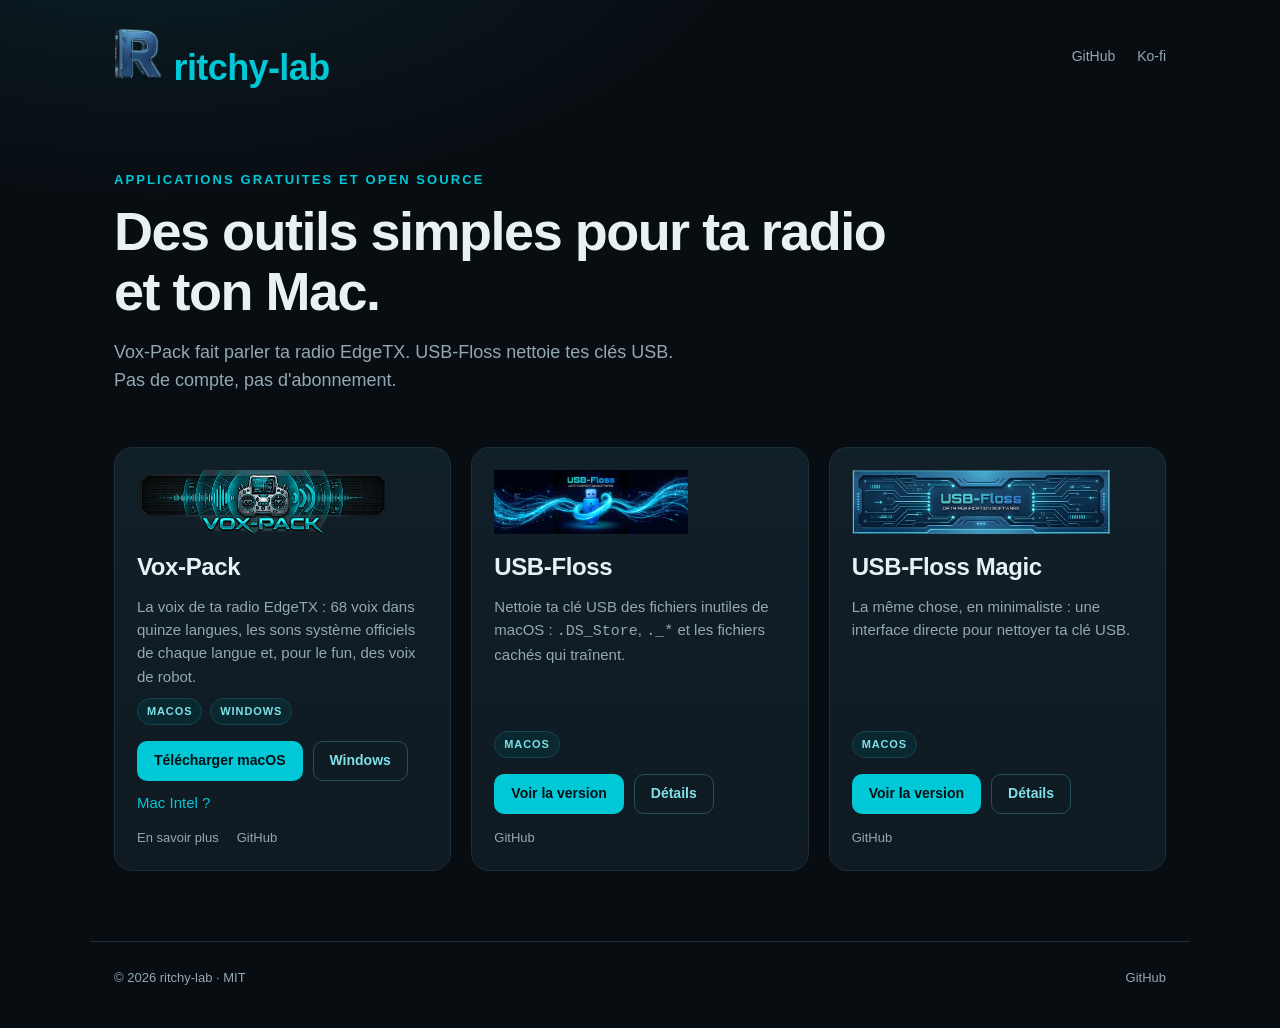
<file: index.html>
<!doctype html>
<html lang="fr">
<head>
  <meta charset="utf-8">
  <meta name="viewport" content="width=device-width, initial-scale=1">
  <title>ritchy-lab — des applications pour EdgeTX et macOS</title>
  <meta name="description" content="Vox-Pack, USB-Floss et USB-Floss Magic : des applications gratuites et open source pour ta radio EdgeTX et ton Mac.">
  <meta name="theme-color" content="#080d12">
  <link rel="icon" href="favicon.png" type="image/png">
  <link rel="canonical" href="https://ritchy-lab.github.io/">

  <meta property="og:type" content="website">
  <meta property="og:site_name" content="ritchy-lab">
  <meta property="og:title" content="ritchy-lab — des applications pour EdgeTX et macOS">
  <meta property="og:description" content="Vox-Pack, USB-Floss et USB-Floss Magic : des applications gratuites et open source pour ta radio EdgeTX et ton Mac.">
  <meta property="og:url" content="https://ritchy-lab.github.io/">
  <meta property="og:image" content="https://ritchy-lab.github.io/assets/hub-social.png">
  <meta property="og:image:width" content="1280">
  <meta property="og:image:height" content="640">
  <meta name="twitter:card" content="summary_large_image">
  <meta name="twitter:title" content="ritchy-lab — des applications pour EdgeTX et macOS">
  <meta name="twitter:description" content="Vox-Pack, USB-Floss et USB-Floss Magic : des applications gratuites et open source.">
  <meta name="twitter:image" content="https://ritchy-lab.github.io/assets/hub-social.png">

  <link rel="stylesheet" href="style.css">
</head>
<body>

<header class="site-header">
  <a class="brand" href="./" aria-label="ritchy-lab — accueil">
    <img class="brand-mark" src="assets/ritchy-lab-mark.png" alt="">
    <span>ritchy-lab</span>
  </a>
  <nav>
    <a href="https://github.com/ritchy-lab" target="_blank" rel="noopener">GitHub</a>
    <a href="https://ko-fi.com/ritchy_lab" target="_blank" rel="noopener">Ko-fi</a>
  </nav>
</header>

<main>
  <section class="hero">
    <p class="eyebrow">Applications gratuites et open source</p>
    <h1>Des outils simples pour ta radio et ton Mac.</h1>
    <p class="lead">
      Vox-Pack fait parler ta radio EdgeTX. USB-Floss nettoie tes clés USB.
      <br>
      Pas de compte, pas d'abonnement.
    </p>
  </section>

  <section class="grid" aria-label="Applications">

    <article class="card">
      <div class="card-logo">
        <img src="assets/vox-pack-banner.png" alt="Vox-Pack">
      </div>
      <h2>Vox-Pack</h2>
      <p>
        La voix de ta radio EdgeTX : 68 voix dans quinze langues, les sons
        système officiels de chaque langue et, pour le fun, des voix de robot.
      </p>
      <div class="badges">
        <span class="badge">macOS</span>
        <span class="badge">Windows</span>
      </div>
      <div class="actions">
        <a class="btn primary"
           href="https://github.com/ritchy-lab/Vox-Pack/releases/latest/download/Vox-Pack-Apple-Silicon.zip">
          Télécharger macOS
        </a>
        <a class="btn secondary"
           href="https://github.com/ritchy-lab/Vox-Pack/releases/latest/download/Vox-Pack-Setup.exe">
          Windows
        </a>
      </div>
      <p class="note">
        <a href="https://github.com/ritchy-lab/Vox-Pack/releases/latest/download/Vox-Pack-Intel.zip">Mac Intel ?</a>
      </p>
      <div class="links">
        <a href="vox-pack/index.html">En savoir plus</a>
        <a href="https://github.com/ritchy-lab/Vox-Pack" target="_blank" rel="noopener">GitHub</a>
      </div>
    </article>

    <article class="card">
      <div class="card-logo">
        <img src="assets/usb-floss-logo.png" alt="USB-Floss">
      </div>
      <h2>USB-Floss</h2>
      <p>
        Nettoie ta clé USB des fichiers inutiles de macOS : <code>.DS_Store</code>,
        <code>._*</code> et les fichiers cachés qui traînent.
      </p>
      <div class="badges">
        <span class="badge">macOS</span>
      </div>
      <div class="actions">
        <a class="btn primary"
           href="https://github.com/ritchy-lab/USB-Floss/releases/latest">
          Voir la version
        </a>
        <a class="btn secondary" href="usb-floss/index.html">Détails</a>
      </div>
      <div class="links">
        <a href="https://github.com/ritchy-lab/USB-Floss" target="_blank" rel="noopener">GitHub</a>
      </div>
    </article>

    <article class="card">
      <div class="card-logo">
        <img src="assets/usb-floss-magic-logo.png" alt="USB-Floss Magic">
      </div>
      <h2>USB-Floss Magic</h2>
      <p>
        La même chose, en minimaliste : une interface directe pour nettoyer
        ta clé USB.
      </p>
      <div class="badges">
        <span class="badge">macOS</span>
      </div>
      <div class="actions">
        <a class="btn primary"
           href="https://github.com/ritchy-lab/USB-Floss-Magic/releases/latest">
          Voir la version
        </a>
        <a class="btn secondary" href="usb-floss-magic/index.html">Détails</a>
      </div>
      <div class="links">
        <a href="https://github.com/ritchy-lab/USB-Floss-Magic" target="_blank" rel="noopener">GitHub</a>
      </div>
    </article>

  </section>
</main>

<footer class="site-footer">
  <p>© 2026 ritchy-lab · MIT</p>
  <p>
    <a href="https://github.com/ritchy-lab" target="_blank" rel="noopener">GitHub</a>
  </p>
</footer>

</body>
</html>
</file>
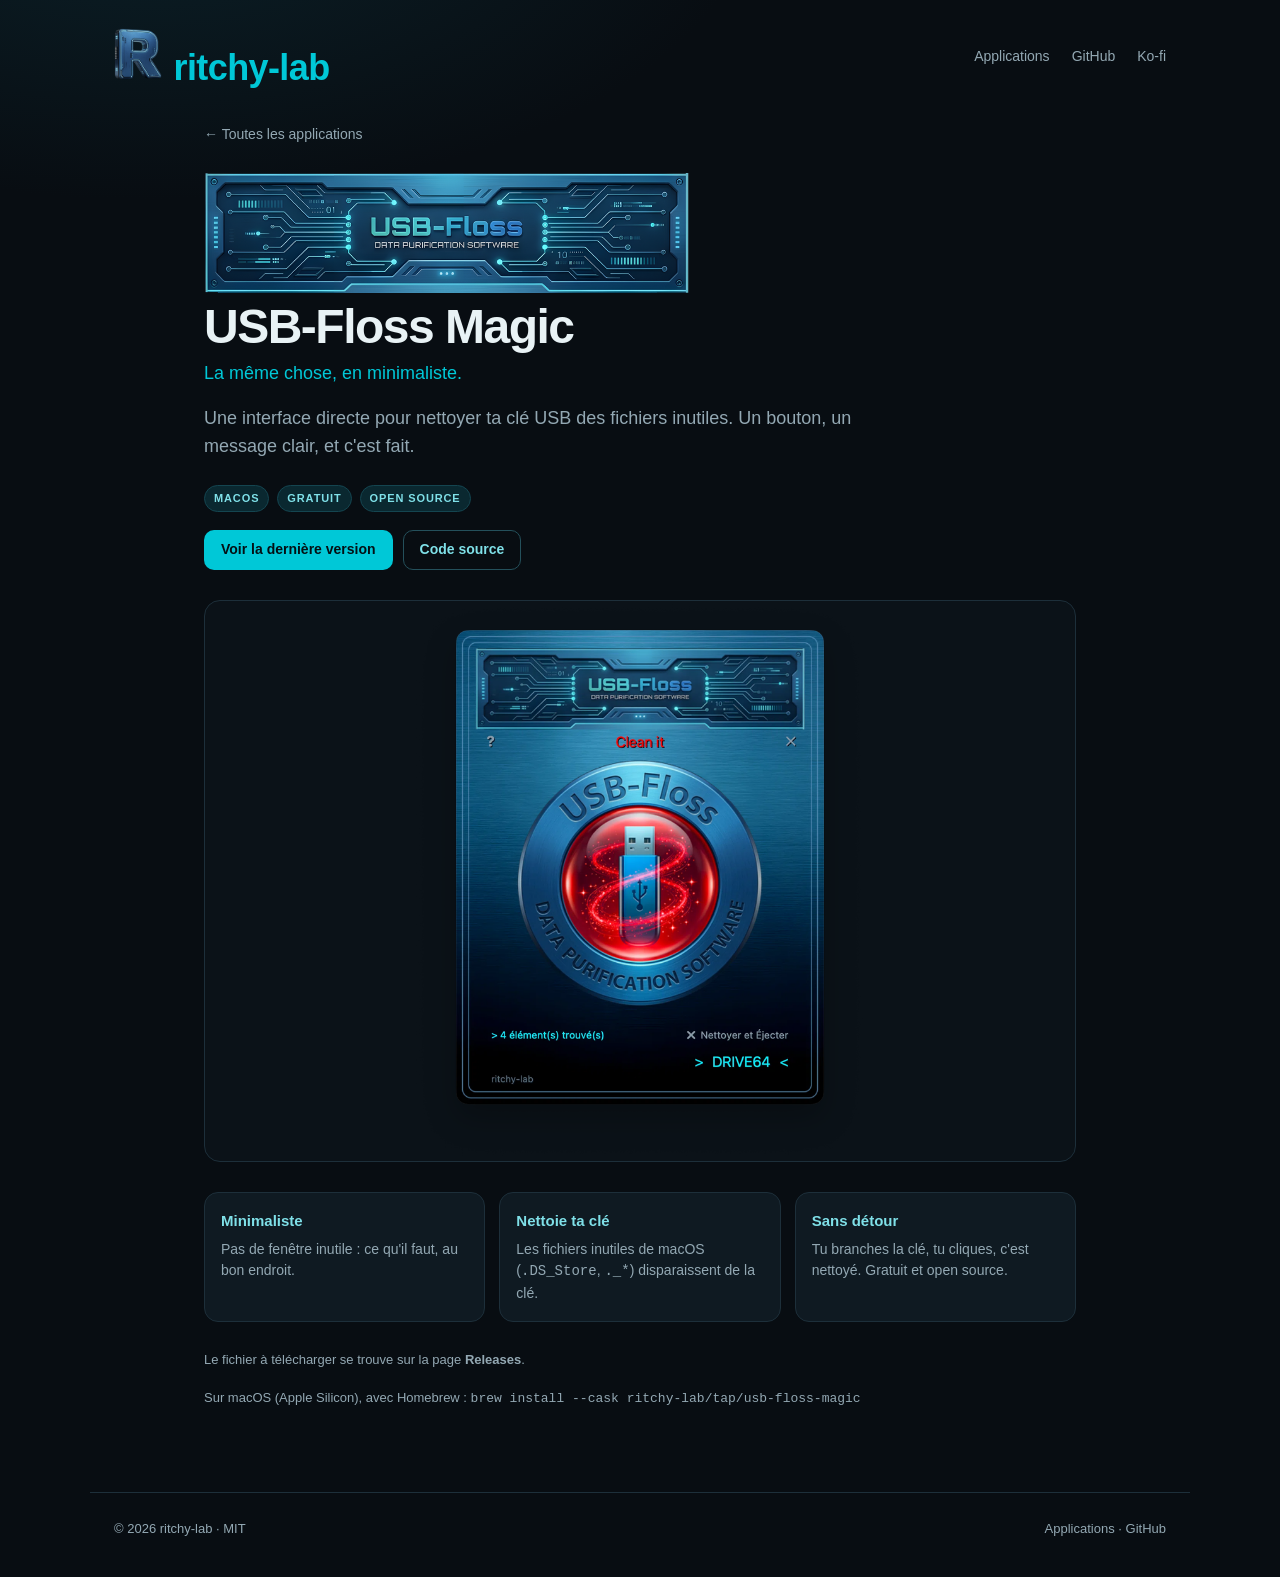
<file: usb-floss-magic/index.html>
<!doctype html>
<html lang="fr">
<head>
  <meta charset="utf-8">
  <meta name="viewport" content="width=device-width, initial-scale=1">
  <title>USB-Floss Magic — nettoie ta clé USB, en minimaliste</title>
  <meta name="description" content="USB-Floss Magic : l'interface minimaliste pour nettoyer ta clé USB des fichiers inutiles. macOS. Gratuit et open source.">
  <meta name="theme-color" content="#080d12">
  <link rel="icon" href="../favicon.png" type="image/png">
  <link rel="canonical" href="https://ritchy-lab.github.io/usb-floss-magic/">

  <meta property="og:type" content="website">
  <meta property="og:site_name" content="ritchy-lab">
  <meta property="og:title" content="USB-Floss Magic — nettoie ta clé USB, en minimaliste">
  <meta property="og:description" content="L'interface minimaliste pour nettoyer ta clé USB des fichiers inutiles. macOS. Gratuit et open source.">
  <meta property="og:url" content="https://ritchy-lab.github.io/usb-floss-magic/">
  <meta property="og:image" content="https://ritchy-lab.github.io/assets/usb-floss-magic-social.png">
  <meta property="og:image:width" content="1280">
  <meta property="og:image:height" content="640">
  <meta name="twitter:card" content="summary_large_image">
  <meta name="twitter:title" content="USB-Floss Magic — nettoie ta clé USB, en minimaliste">
  <meta name="twitter:description" content="L'interface minimaliste pour nettoyer ta clé USB. Gratuit et open source.">
  <meta name="twitter:image" content="https://ritchy-lab.github.io/assets/usb-floss-magic-social.png">

  <link rel="stylesheet" href="../style.css">
</head>
<body>

<header class="site-header">
  <a class="brand" href="../index.html" aria-label="ritchy-lab — accueil">
    <img class="brand-mark" src="../assets/ritchy-lab-mark.png" alt="">
    <span>ritchy-lab</span>
  </a>
  <nav>
    <a href="../index.html">Applications</a>
    <a href="https://github.com/ritchy-lab/USB-Floss-Magic" target="_blank" rel="noopener">GitHub</a>
    <a href="https://ko-fi.com/ritchy_lab" target="_blank" rel="noopener">Ko-fi</a>
  </nav>
</header>

<main class="app">
  <a class="back" href="../index.html">← Toutes les applications</a>

  <div class="app-logo">
    <img src="../assets/usb-floss-magic-logo.png" alt="USB-Floss Magic">
  </div>

  <h1>USB-Floss Magic</h1>
  <p class="tagline">La même chose, en minimaliste.</p>

  <p class="lead">
    Une interface directe pour nettoyer ta clé USB des fichiers inutiles.
    Un bouton, un message clair, et c'est fait.
  </p>

  <div class="badges">
    <span class="badge">macOS</span>
    <span class="badge">Gratuit</span>
    <span class="badge">Open source</span>
  </div>

  <div class="actions" style="margin-top:18px">
    <a class="btn primary"
       href="https://github.com/ritchy-lab/USB-Floss-Magic/releases/latest"
       target="_blank" rel="noopener">
      Voir la dernière version
    </a>
    <a class="btn secondary"
       href="https://github.com/ritchy-lab/USB-Floss-Magic"
       target="_blank" rel="noopener">
      Code source
    </a>
  </div>

  <div class="shot">
    <img src="../assets/usb-floss-magic-screenshot.png"
         alt="Capture d'écran de USB-Floss Magic" loading="lazy">
  </div>

  <section class="features" aria-label="Fonctionnalités">
    <div class="feature">
      <h3>Minimaliste</h3>
      <p>Pas de fenêtre inutile : ce qu'il faut, au bon endroit.</p>
    </div>
    <div class="feature">
      <h3>Nettoie ta clé</h3>
      <p>
        Les fichiers inutiles de macOS (<code>.DS_Store</code>,
        <code>._*</code>) disparaissent de la clé.
      </p>
    </div>
    <div class="feature">
      <h3>Sans détour</h3>
      <p>Tu branches la clé, tu cliques, c'est nettoyé. Gratuit et open source.</p>
    </div>
  </section>

  <p class="note">
    Le fichier à télécharger se trouve sur la page <strong>Releases</strong>.
  </p>
  <p class="note">
    Sur macOS (Apple Silicon), avec Homebrew :
    <code>brew install --cask ritchy-lab/tap/usb-floss-magic</code>
  </p>
</main>

<footer class="site-footer">
  <p>© 2026 ritchy-lab · MIT</p>
  <p>
    <a href="../index.html">Applications</a> ·
    <a href="https://github.com/ritchy-lab" target="_blank" rel="noopener">GitHub</a>
  </p>
</footer>

</body>
</html>
</file>
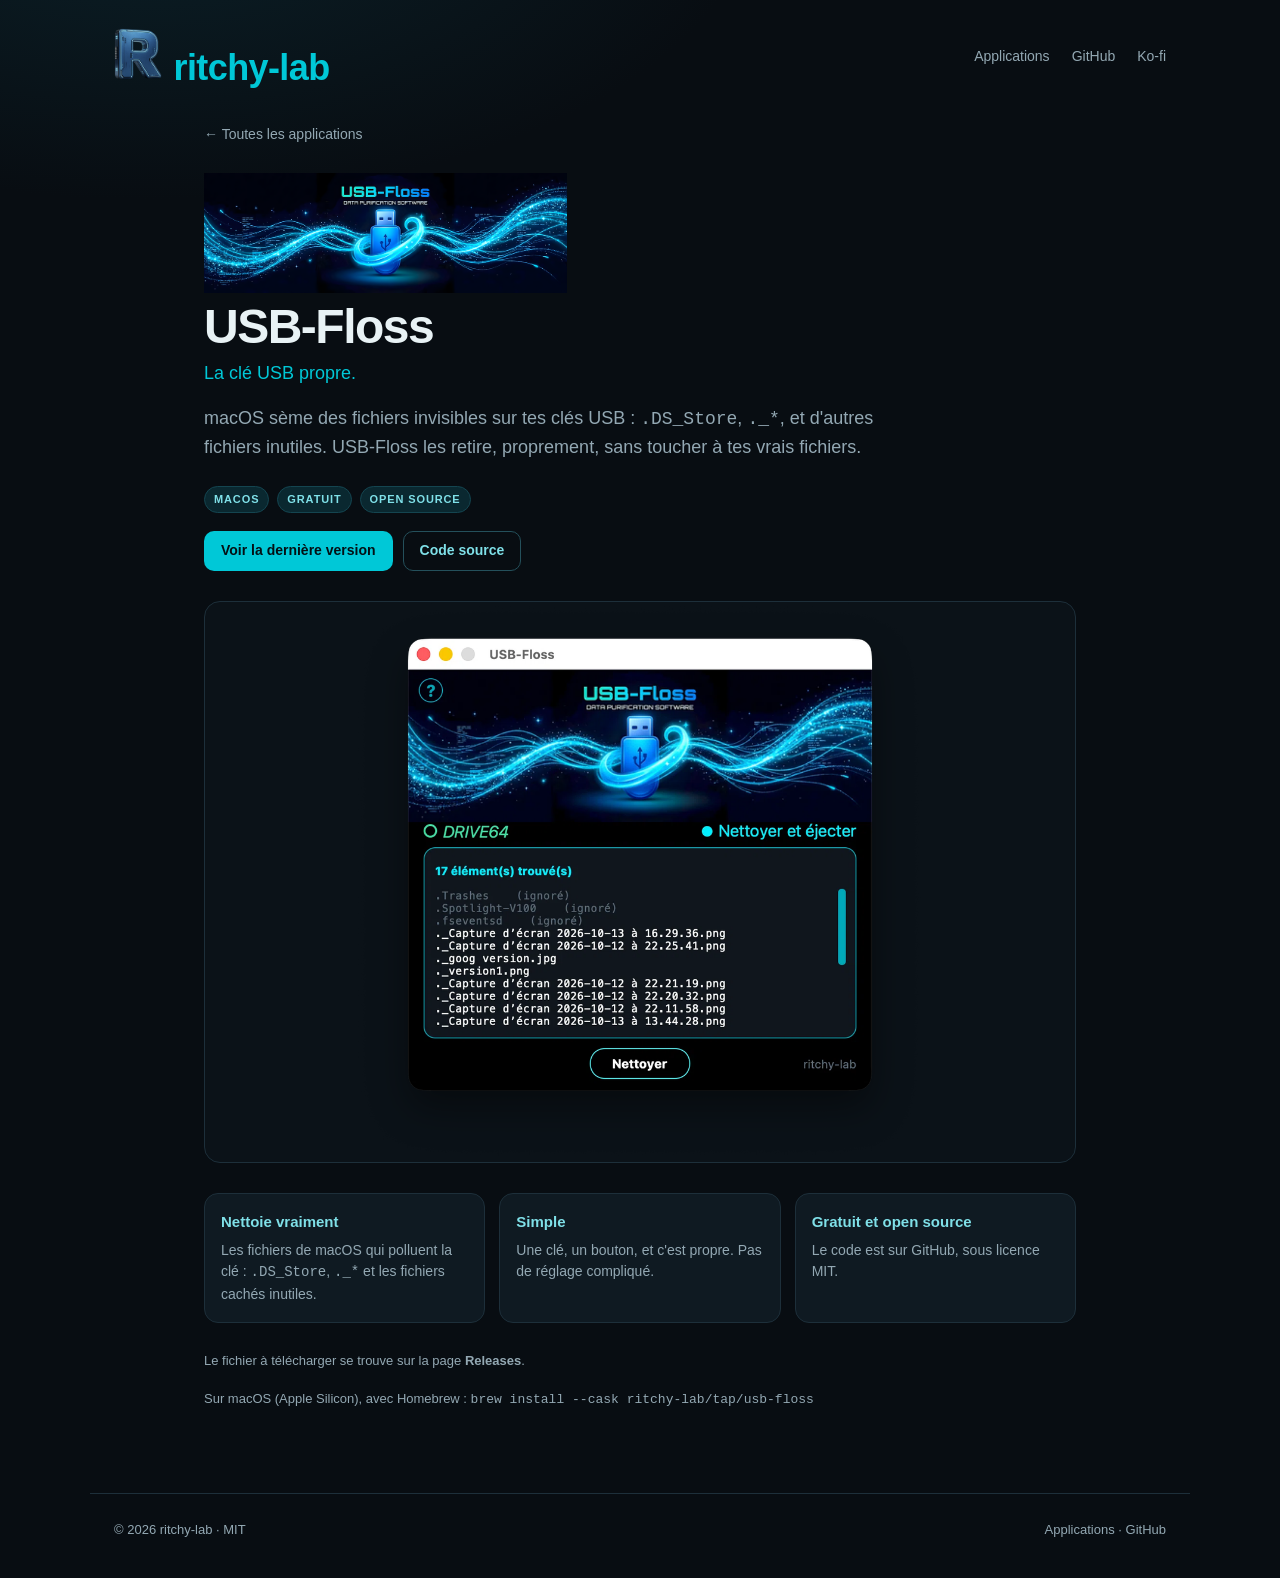
<file: usb-floss/index.html>
<!doctype html>
<html lang="fr">
<head>
  <meta charset="utf-8">
  <meta name="viewport" content="width=device-width, initial-scale=1">
  <title>USB-Floss — nettoie ta clé USB</title>
  <meta name="description" content="USB-Floss nettoie ta clé USB des fichiers inutiles de macOS (.DS_Store, ._*). Gratuit et open source.">
  <meta name="theme-color" content="#080d12">
  <link rel="icon" href="../favicon.png" type="image/png">
  <link rel="canonical" href="https://ritchy-lab.github.io/usb-floss/">

  <meta property="og:type" content="website">
  <meta property="og:site_name" content="ritchy-lab">
  <meta property="og:title" content="USB-Floss — nettoie ta clé USB">
  <meta property="og:description" content="Nettoie ta clé USB des fichiers inutiles de macOS (.DS_Store, ._*). Gratuit et open source.">
  <meta property="og:url" content="https://ritchy-lab.github.io/usb-floss/">
  <meta property="og:image" content="https://ritchy-lab.github.io/assets/usb-floss-social.png">
  <meta property="og:image:width" content="1280">
  <meta property="og:image:height" content="640">
  <meta name="twitter:card" content="summary_large_image">
  <meta name="twitter:title" content="USB-Floss — nettoie ta clé USB">
  <meta name="twitter:description" content="Nettoie ta clé USB des fichiers inutiles de macOS. Gratuit et open source.">
  <meta name="twitter:image" content="https://ritchy-lab.github.io/assets/usb-floss-social.png">

  <link rel="stylesheet" href="../style.css">
</head>
<body>

<header class="site-header">
  <a class="brand" href="../index.html" aria-label="ritchy-lab — accueil">
    <img class="brand-mark" src="../assets/ritchy-lab-mark.png" alt="">
    <span>ritchy-lab</span>
  </a>
  <nav>
    <a href="../index.html">Applications</a>
    <a href="https://github.com/ritchy-lab/USB-Floss" target="_blank" rel="noopener">GitHub</a>
    <a href="https://ko-fi.com/ritchy_lab" target="_blank" rel="noopener">Ko-fi</a>
  </nav>
</header>

<main class="app">
  <a class="back" href="../index.html">← Toutes les applications</a>

  <div class="app-logo">
    <img src="../assets/usb-floss-logo.png" alt="USB-Floss">
  </div>

  <h1>USB-Floss</h1>
  <p class="tagline">La clé USB propre.</p>

  <p class="lead">
    macOS sème des fichiers invisibles sur tes clés USB : <code>.DS_Store</code>,
    <code>._*</code>, et d'autres fichiers inutiles. USB-Floss les retire,
    proprement, sans toucher à tes vrais fichiers.
  </p>

  <div class="badges">
    <span class="badge">macOS</span>
    <span class="badge">Gratuit</span>
    <span class="badge">Open source</span>
  </div>

  <div class="actions" style="margin-top:18px">
    <a class="btn primary"
       href="https://github.com/ritchy-lab/USB-Floss/releases/latest"
       target="_blank" rel="noopener">
      Voir la dernière version
    </a>
    <a class="btn secondary"
       href="https://github.com/ritchy-lab/USB-Floss"
       target="_blank" rel="noopener">
      Code source
    </a>
  </div>

  <div class="shot">
    <img src="../assets/usb-floss-screenshot.png"
         alt="Capture d'écran de USB-Floss" loading="lazy">
  </div>

  <section class="features" aria-label="Fonctionnalités">
    <div class="feature">
      <h3>Nettoie vraiment</h3>
      <p>
        Les fichiers de macOS qui polluent la clé : <code>.DS_Store</code>,
        <code>._*</code> et les fichiers cachés inutiles.
      </p>
    </div>
    <div class="feature">
      <h3>Simple</h3>
      <p>Une clé, un bouton, et c'est propre. Pas de réglage compliqué.</p>
    </div>
    <div class="feature">
      <h3>Gratuit et open source</h3>
      <p>Le code est sur GitHub, sous licence MIT.</p>
    </div>
  </section>

  <p class="note">
    Le fichier à télécharger se trouve sur la page <strong>Releases</strong>.
  </p>
  <p class="note">
    Sur macOS (Apple Silicon), avec Homebrew :
    <code>brew install --cask ritchy-lab/tap/usb-floss</code>
  </p>
</main>

<footer class="site-footer">
  <p>© 2026 ritchy-lab · MIT</p>
  <p>
    <a href="../index.html">Applications</a> ·
    <a href="https://github.com/ritchy-lab" target="_blank" rel="noopener">GitHub</a>
  </p>
</footer>

</body>
</html>
</file>
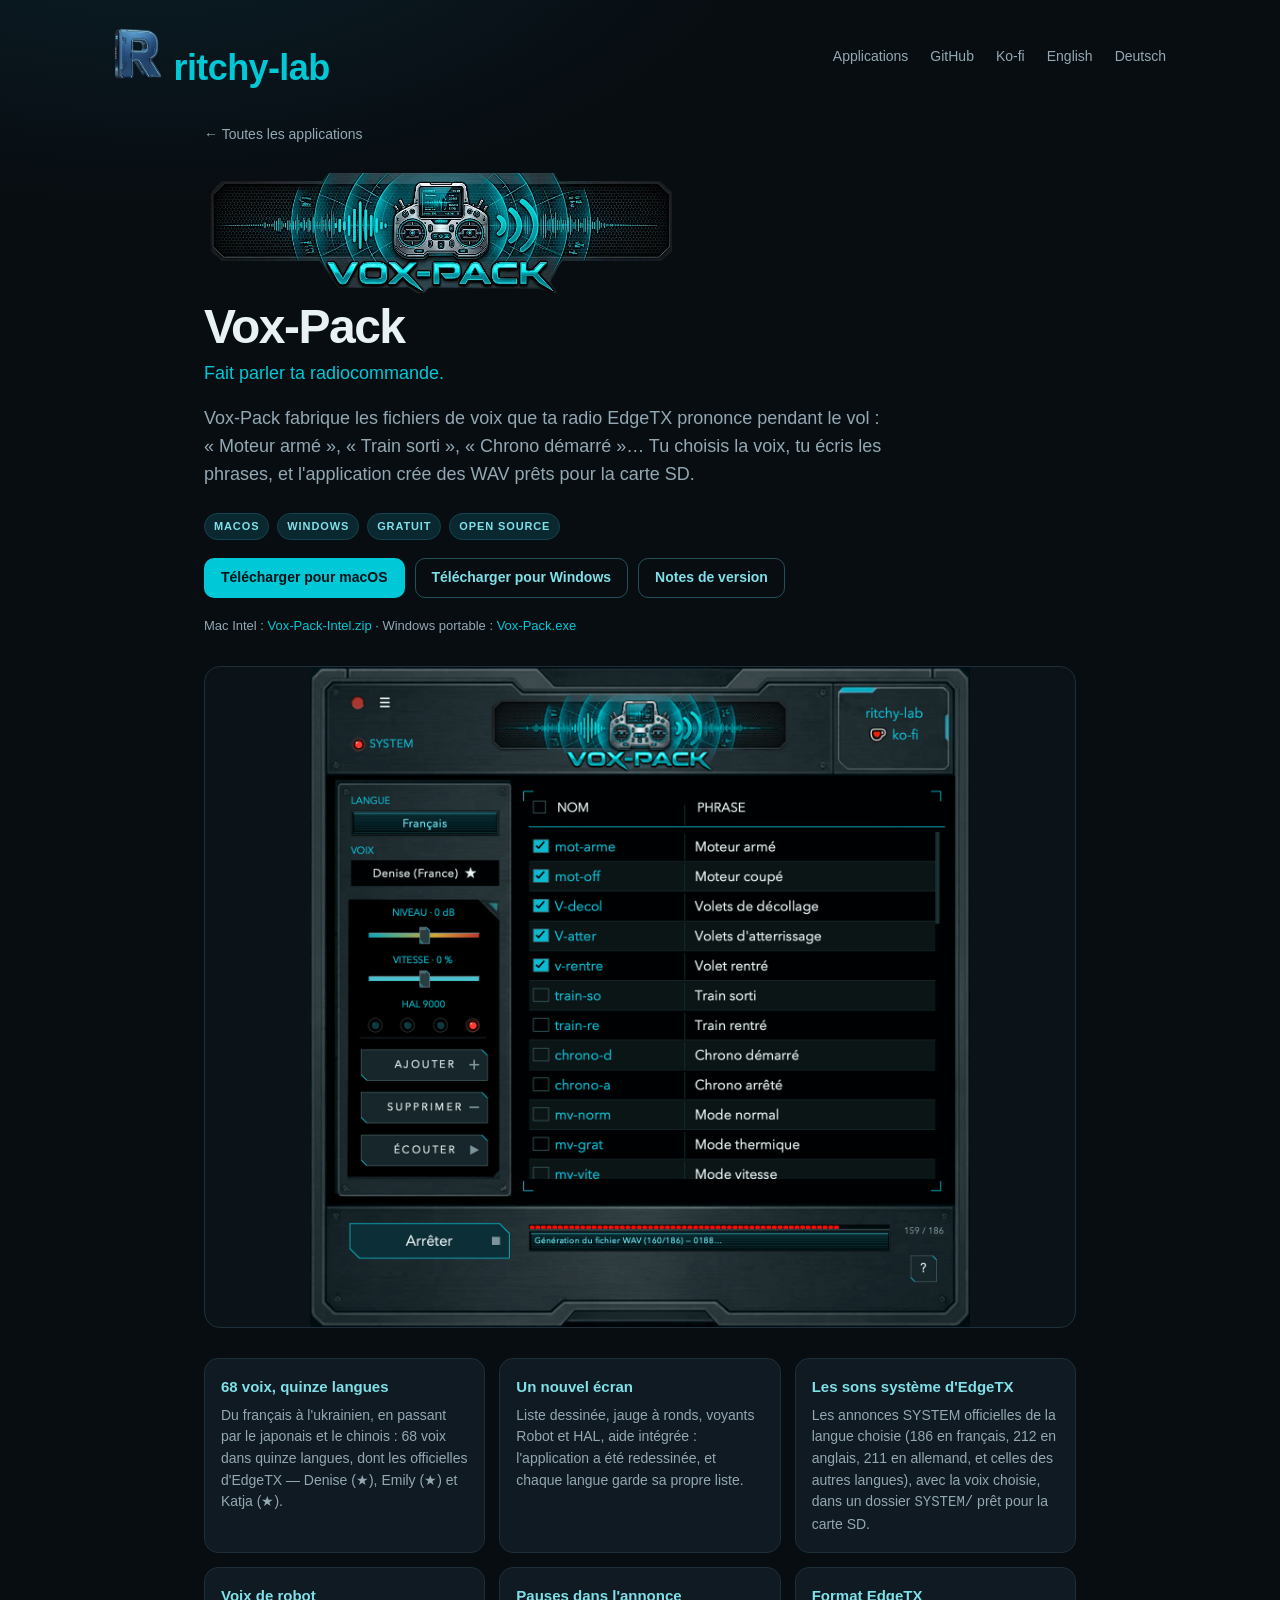
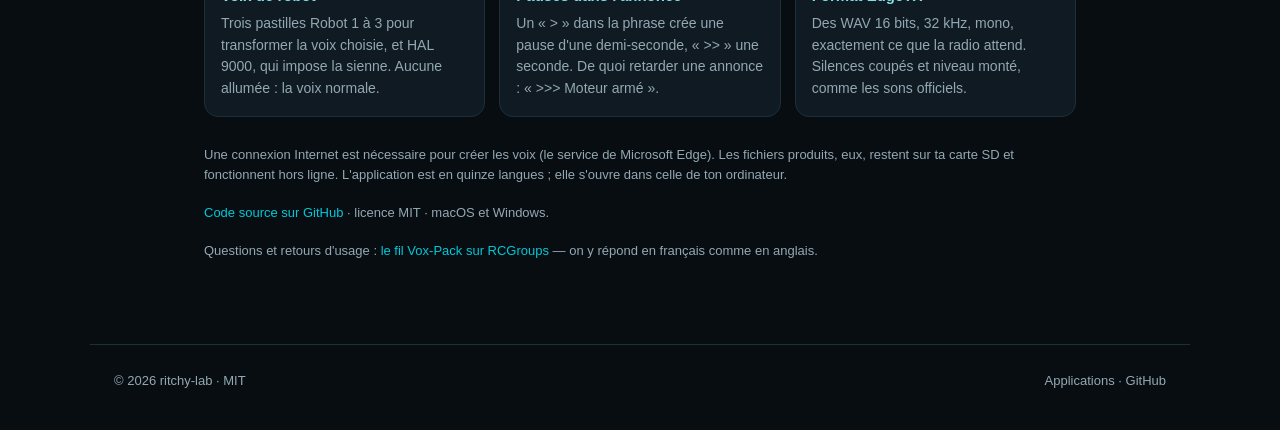
<file: vox-pack/index.html>
<!doctype html>
<html lang="fr">
<head>
  <meta charset="utf-8">
  <meta name="viewport" content="width=device-width, initial-scale=1">
  <title>Vox-Pack — la voix de ta radio EdgeTX</title>
  <meta name="description" content="Vox-Pack crée les fichiers de voix de ta radio EdgeTX : 68 voix dans quinze langues, les sons système officiels et des voix de robot. macOS et Windows, gratuit et open source.">
  <meta name="theme-color" content="#080d12">
  <link rel="icon" href="../favicon.png" type="image/png">
  <link rel="canonical" href="https://ritchy-lab.github.io/vox-pack/">
  <link rel="alternate" hreflang="fr" href="https://ritchy-lab.github.io/vox-pack/">
  <link rel="alternate" hreflang="en" href="https://ritchy-lab.github.io/vox-pack/en/">
  <link rel="alternate" hreflang="de" href="https://ritchy-lab.github.io/vox-pack/de/">
  <link rel="alternate" hreflang="x-default" href="https://ritchy-lab.github.io/vox-pack/">

  <meta property="og:type" content="website">
  <meta property="og:site_name" content="ritchy-lab">
  <meta property="og:locale" content="fr_FR">
  <meta property="og:title" content="Vox-Pack — la voix de ta radio EdgeTX">
  <meta property="og:description" content="68 voix dans quinze langues, les sons système officiels d'EdgeTX et des voix de robot. macOS et Windows, gratuit et open source.">
  <meta property="og:url" content="https://ritchy-lab.github.io/vox-pack/">
  <meta property="og:image" content="https://ritchy-lab.github.io/assets/vox-pack-social-banner.png">
  <meta property="og:image:width" content="1280">
  <meta property="og:image:height" content="640">
  <meta name="twitter:card" content="summary_large_image">
  <meta name="twitter:title" content="Vox-Pack — la voix de ta radio EdgeTX">
  <meta name="twitter:description" content="68 voix dans quinze langues, les sons système officiels d'EdgeTX et des voix de robot. macOS et Windows.">
  <meta name="twitter:image" content="https://ritchy-lab.github.io/assets/vox-pack-social-banner.png">

  <link rel="stylesheet" href="../style.css">
</head>
<body>

<header class="site-header">
  <a class="brand" href="../index.html" aria-label="ritchy-lab — accueil">
    <img class="brand-mark" src="../assets/ritchy-lab-mark.png" alt="">
    <span>ritchy-lab</span>
  </a>
  <nav>
    <a href="../index.html">Applications</a>
    <a href="https://github.com/ritchy-lab/Vox-Pack" target="_blank" rel="noopener">GitHub</a>
    <a href="https://ko-fi.com/ritchy_lab" target="_blank" rel="noopener">Ko-fi</a>
    <a href="en/index.html" hreflang="en">English</a>
    <a href="de/index.html" hreflang="de">Deutsch</a>
  </nav>
</header>

<main class="app">
  <a class="back" href="../index.html">← Toutes les applications</a>

  <div class="app-logo">
    <img src="../assets/vox-pack-banner.png" alt="Vox-Pack">
  </div>

  <h1>Vox-Pack</h1>
  <p class="tagline">Fait parler ta radiocommande.</p>

  <p class="lead">
    Vox-Pack fabrique les fichiers de voix que ta radio EdgeTX prononce pendant
    le vol : « Moteur armé », « Train sorti », « Chrono démarré »… Tu choisis la
    voix, tu écris les phrases, et l'application crée des WAV prêts pour la
    carte SD.
  </p>

  <div class="badges">
    <span class="badge">macOS</span>
    <span class="badge">Windows</span>
    <span class="badge">Gratuit</span>
    <span class="badge">Open source</span>
  </div>

  <div class="actions" style="margin-top:18px">
    <a class="btn primary"
       href="https://github.com/ritchy-lab/Vox-Pack/releases/latest/download/Vox-Pack-Apple-Silicon.zip">
      Télécharger pour macOS
    </a>
    <a class="btn secondary"
       href="https://github.com/ritchy-lab/Vox-Pack/releases/latest/download/Vox-Pack-Setup.exe">
      Télécharger pour Windows
    </a>
    <a class="btn secondary"
       href="https://github.com/ritchy-lab/Vox-Pack/releases/latest"
       target="_blank" rel="noopener">
      Notes de version
    </a>
  </div>

  <p class="note">
    Mac Intel : <a href="https://github.com/ritchy-lab/Vox-Pack/releases/latest/download/Vox-Pack-Intel.zip">Vox-Pack-Intel.zip</a>
    · Windows portable : <a href="https://github.com/ritchy-lab/Vox-Pack/releases/latest/download/Vox-Pack.exe">Vox-Pack.exe</a>
  </p>

  <div class="shot vox">
    <img src="../assets/vox-pack-app-fr.png"
         alt="Capture d'écran de Vox-Pack en français" loading="lazy">
  </div>

  <section class="features" aria-label="Fonctionnalités">
    <div class="feature">
      <h3>68 voix, quinze langues</h3>
      <p>
        Du français à l'ukrainien, en passant par le japonais et le chinois :
        68 voix dans quinze langues, dont les officielles d'EdgeTX — Denise
        (★), Emily (★) et Katja (★).
      </p>
    </div>
    <div class="feature">
      <h3>Un nouvel écran</h3>
      <p>
        Liste dessinée, jauge à ronds, voyants Robot et HAL, aide intégrée :
        l'application a été redessinée, et chaque langue garde sa propre liste.
      </p>
    </div>
    <div class="feature">
      <h3>Les sons système d'EdgeTX</h3>
      <p>
        Les annonces SYSTEM officielles de la langue choisie (186 en français,
        212 en anglais, 211 en allemand, et celles des autres langues), avec la
        voix choisie, dans un dossier <code>SYSTEM/</code> prêt pour la carte SD.
      </p>
    </div>
    <div class="feature">
      <h3>Voix de robot</h3>
      <p>
        Trois pastilles Robot 1 à 3 pour transformer la voix choisie, et
        HAL 9000, qui impose la sienne. Aucune allumée : la voix normale.
      </p>
    </div>
    <div class="feature">
      <h3>Pauses dans l'annonce</h3>
      <p>
        Un « &gt; » dans la phrase crée une pause d'une demi-seconde, « &gt;&gt; »
        une seconde. De quoi retarder une annonce : « &gt;&gt;&gt; Moteur armé ».
      </p>
    </div>
    <div class="feature">
      <h3>Format EdgeTX</h3>
      <p>
        Des WAV 16 bits, 32 kHz, mono, exactement ce que la radio attend.
        Silences coupés et niveau monté, comme les sons officiels.
      </p>
    </div>
  </section>

  <p class="note">
    Une connexion Internet est nécessaire pour créer les voix (le service de
    Microsoft Edge). Les fichiers produits, eux, restent sur ta carte SD et
    fonctionnent hors ligne. L'application est en quinze langues ; elle
    s'ouvre dans celle de ton ordinateur.
  </p>

  <p class="note">
    <a href="https://github.com/ritchy-lab/Vox-Pack" target="_blank" rel="noopener">Code source sur GitHub</a>
    · licence MIT · macOS et Windows.
  </p>

  <p class="note">
    Questions et retours d'usage :
    <a href="https://www.rcgroups.com/forums/showthread.php?4959365" target="_blank" rel="noopener">le fil Vox-Pack sur RCGroups</a>
    — on y répond en français comme en anglais.
  </p>
</main>

<footer class="site-footer">
  <p>© 2026 ritchy-lab · MIT</p>
  <p>
    <a href="../index.html">Applications</a> ·
    <a href="https://github.com/ritchy-lab" target="_blank" rel="noopener">GitHub</a>
  </p>
</footer>

</body>
</html>
</file>
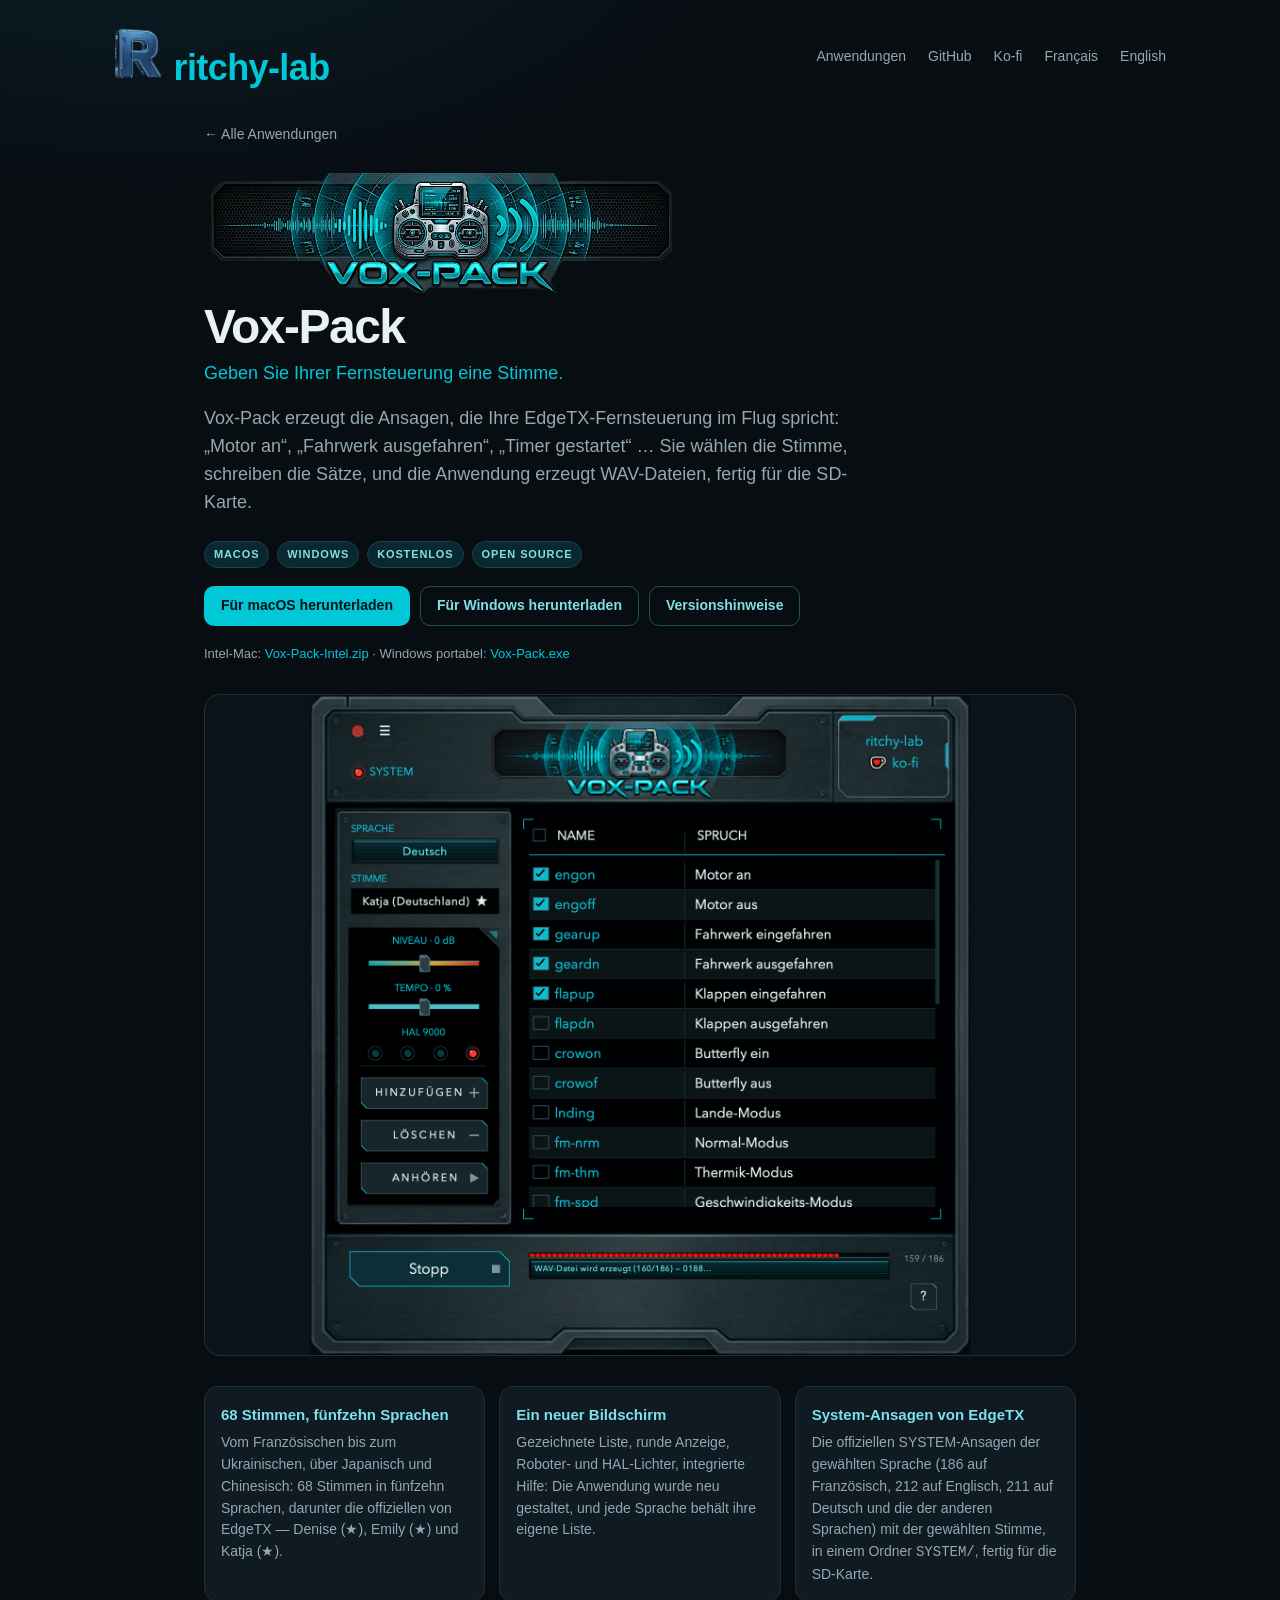
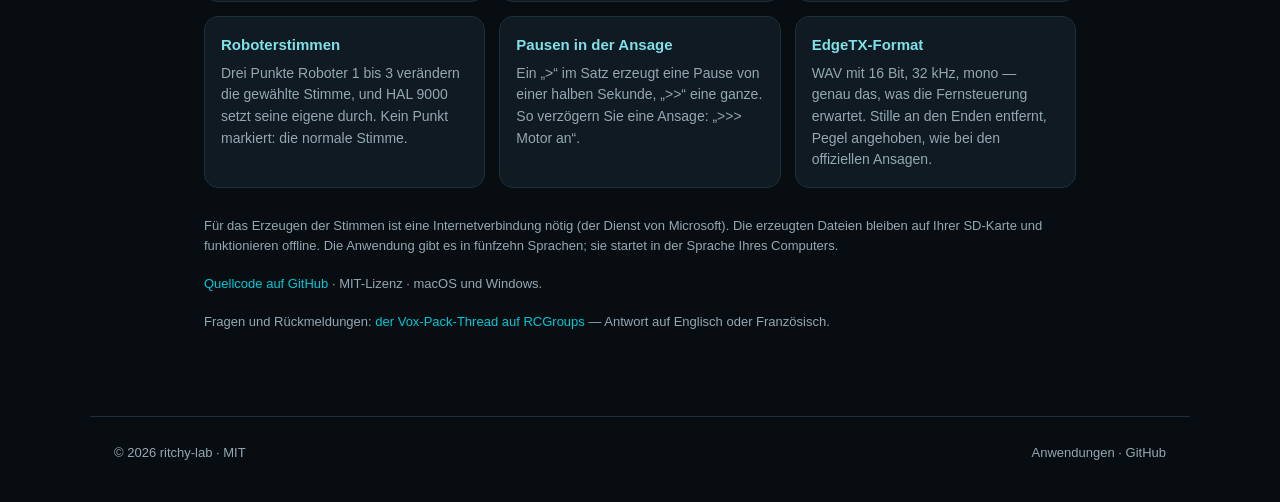
<file: vox-pack/de/index.html>
<!doctype html>
<html lang="de">
<head>
  <meta charset="utf-8">
  <meta name="viewport" content="width=device-width, initial-scale=1">
  <title>Vox-Pack — geben Sie Ihrer Fernsteuerung eine Stimme</title>
  <meta name="description" content="Vox-Pack erzeugt die Ansagen, die Ihre EdgeTX-Fernsteuerung im Flug spricht: 68 Stimmen in fünfzehn Sprachen, die offiziellen System-Ansagen und Roboterstimmen. macOS und Windows, kostenlos und quelloffen.">
  <meta name="theme-color" content="#080d12">
  <link rel="icon" href="../../favicon.png" type="image/png">
  <link rel="canonical" href="https://ritchy-lab.github.io/vox-pack/de/">
  <link rel="alternate" hreflang="fr" href="https://ritchy-lab.github.io/vox-pack/">
  <link rel="alternate" hreflang="en" href="https://ritchy-lab.github.io/vox-pack/en/">
  <link rel="alternate" hreflang="de" href="https://ritchy-lab.github.io/vox-pack/de/">
  <link rel="alternate" hreflang="x-default" href="https://ritchy-lab.github.io/vox-pack/">

  <meta property="og:type" content="website">
  <meta property="og:site_name" content="ritchy-lab">
  <meta property="og:locale" content="de_DE">
  <meta property="og:title" content="Vox-Pack — geben Sie Ihrer Fernsteuerung eine Stimme">
  <meta property="og:description" content="68 Stimmen in fünfzehn Sprachen, die offiziellen System-Ansagen von EdgeTX und Roboterstimmen. macOS und Windows, kostenlos und quelloffen.">
  <meta property="og:url" content="https://ritchy-lab.github.io/vox-pack/de/">
  <meta property="og:image" content="https://ritchy-lab.github.io/assets/vox-pack-social-banner.png">
  <meta property="og:image:width" content="1280">
  <meta property="og:image:height" content="640">
  <meta name="twitter:card" content="summary_large_image">
  <meta name="twitter:title" content="Vox-Pack — geben Sie Ihrer Fernsteuerung eine Stimme">
  <meta name="twitter:description" content="68 Stimmen in fünfzehn Sprachen, die offiziellen System-Ansagen von EdgeTX und Roboterstimmen. macOS und Windows.">
  <meta name="twitter:image" content="https://ritchy-lab.github.io/assets/vox-pack-social-banner.png">

  <link rel="stylesheet" href="../../style.css">
</head>
<body>

<header class="site-header">
  <a class="brand" href="../../index.html" aria-label="ritchy-lab — Startseite">
    <img class="brand-mark" src="../../assets/ritchy-lab-mark.png" alt="">
    <span>ritchy-lab</span>
  </a>
  <nav>
    <a href="../../index.html">Anwendungen</a>
    <a href="https://github.com/ritchy-lab/Vox-Pack" target="_blank" rel="noopener">GitHub</a>
    <a href="https://ko-fi.com/ritchy_lab" target="_blank" rel="noopener">Ko-fi</a>
    <a href="../index.html" hreflang="fr">Français</a>
    <a href="../en/index.html" hreflang="en">English</a>
  </nav>
</header>

<main class="app">
  <a class="back" href="../../index.html">← Alle Anwendungen</a>

  <div class="app-logo">
    <img src="../../assets/vox-pack-banner.png" alt="Vox-Pack">
  </div>

  <h1>Vox-Pack</h1>
  <p class="tagline">Geben Sie Ihrer Fernsteuerung eine Stimme.</p>

  <p class="lead">
    Vox-Pack erzeugt die Ansagen, die Ihre EdgeTX-Fernsteuerung im Flug spricht:
    „Motor an“, „Fahrwerk ausgefahren“, „Timer gestartet“ … Sie wählen die
    Stimme, schreiben die Sätze, und die Anwendung erzeugt WAV-Dateien, fertig
    für die SD-Karte.
  </p>

  <div class="badges">
    <span class="badge">macOS</span>
    <span class="badge">Windows</span>
    <span class="badge">Kostenlos</span>
    <span class="badge">Open Source</span>
  </div>

  <div class="actions" style="margin-top:18px">
    <a class="btn primary"
       href="https://github.com/ritchy-lab/Vox-Pack/releases/latest/download/Vox-Pack-Apple-Silicon.zip">
      Für macOS herunterladen
    </a>
    <a class="btn secondary"
       href="https://github.com/ritchy-lab/Vox-Pack/releases/latest/download/Vox-Pack-Setup.exe">
      Für Windows herunterladen
    </a>
    <a class="btn secondary"
       href="https://github.com/ritchy-lab/Vox-Pack/releases/latest"
       target="_blank" rel="noopener">
      Versionshinweise
    </a>
  </div>

  <p class="note">
    Intel-Mac: <a href="https://github.com/ritchy-lab/Vox-Pack/releases/latest/download/Vox-Pack-Intel.zip">Vox-Pack-Intel.zip</a>
    · Windows portabel: <a href="https://github.com/ritchy-lab/Vox-Pack/releases/latest/download/Vox-Pack.exe">Vox-Pack.exe</a>
  </p>

  <div class="shot vox">
    <img src="../../assets/vox-pack-app-de.png"
         alt="Vox-Pack auf Deutsch" loading="lazy">
  </div>

  <section class="features" aria-label="Funktionen">
    <div class="feature">
      <h3>68 Stimmen, fünfzehn Sprachen</h3>
      <p>
        Vom Französischen bis zum Ukrainischen, über Japanisch und Chinesisch:
        68 Stimmen in fünfzehn Sprachen, darunter die offiziellen von EdgeTX —
        Denise (★), Emily (★) und Katja (★).
      </p>
    </div>
    <div class="feature">
      <h3>Ein neuer Bildschirm</h3>
      <p>
        Gezeichnete Liste, runde Anzeige, Roboter- und HAL-Lichter,
        integrierte Hilfe: Die Anwendung wurde neu gestaltet, und jede Sprache
        behält ihre eigene Liste.
      </p>
    </div>
    <div class="feature">
      <h3>System-Ansagen von EdgeTX</h3>
      <p>
        Die offiziellen SYSTEM-Ansagen der gewählten Sprache (186 auf
        Französisch, 212 auf Englisch, 211 auf Deutsch und die der anderen
        Sprachen) mit der gewählten Stimme, in einem Ordner
        <code>SYSTEM/</code>, fertig für die SD-Karte.
      </p>
    </div>
    <div class="feature">
      <h3>Roboterstimmen</h3>
      <p>
        Drei Punkte Roboter 1 bis 3 verändern die gewählte Stimme, und HAL 9000
        setzt seine eigene durch. Kein Punkt markiert: die normale Stimme.
      </p>
    </div>
    <div class="feature">
      <h3>Pausen in der Ansage</h3>
      <p>
        Ein „&gt;“ im Satz erzeugt eine Pause von einer halben Sekunde, „&gt;&gt;“
        eine ganze. So verzögern Sie eine Ansage: „&gt;&gt;&gt; Motor an“.
      </p>
    </div>
    <div class="feature">
      <h3>EdgeTX-Format</h3>
      <p>
        WAV mit 16 Bit, 32 kHz, mono — genau das, was die Fernsteuerung
        erwartet. Stille an den Enden entfernt, Pegel angehoben, wie bei den
        offiziellen Ansagen.
      </p>
    </div>
  </section>

  <p class="note">
    Für das Erzeugen der Stimmen ist eine Internetverbindung nötig (der Dienst
    von Microsoft). Die erzeugten Dateien bleiben auf Ihrer SD-Karte und
    funktionieren offline. Die Anwendung gibt es in fünfzehn Sprachen; sie
    startet in der Sprache Ihres Computers.
  </p>

  <p class="note">
    <a href="https://github.com/ritchy-lab/Vox-Pack" target="_blank" rel="noopener">Quellcode auf GitHub</a>
    · MIT-Lizenz · macOS und Windows.
  </p>

  <p class="note">
    Fragen und Rückmeldungen:
    <a href="https://www.rcgroups.com/forums/showthread.php?4959365" target="_blank" rel="noopener">der Vox-Pack-Thread auf RCGroups</a>
    — Antwort auf Englisch oder Französisch.
  </p>
</main>

<footer class="site-footer">
  <p>© 2026 ritchy-lab · MIT</p>
  <p>
    <a href="../../index.html">Anwendungen</a> ·
    <a href="https://github.com/ritchy-lab" target="_blank" rel="noopener">GitHub</a>
  </p>
</footer>

</body>
</html>
</file>
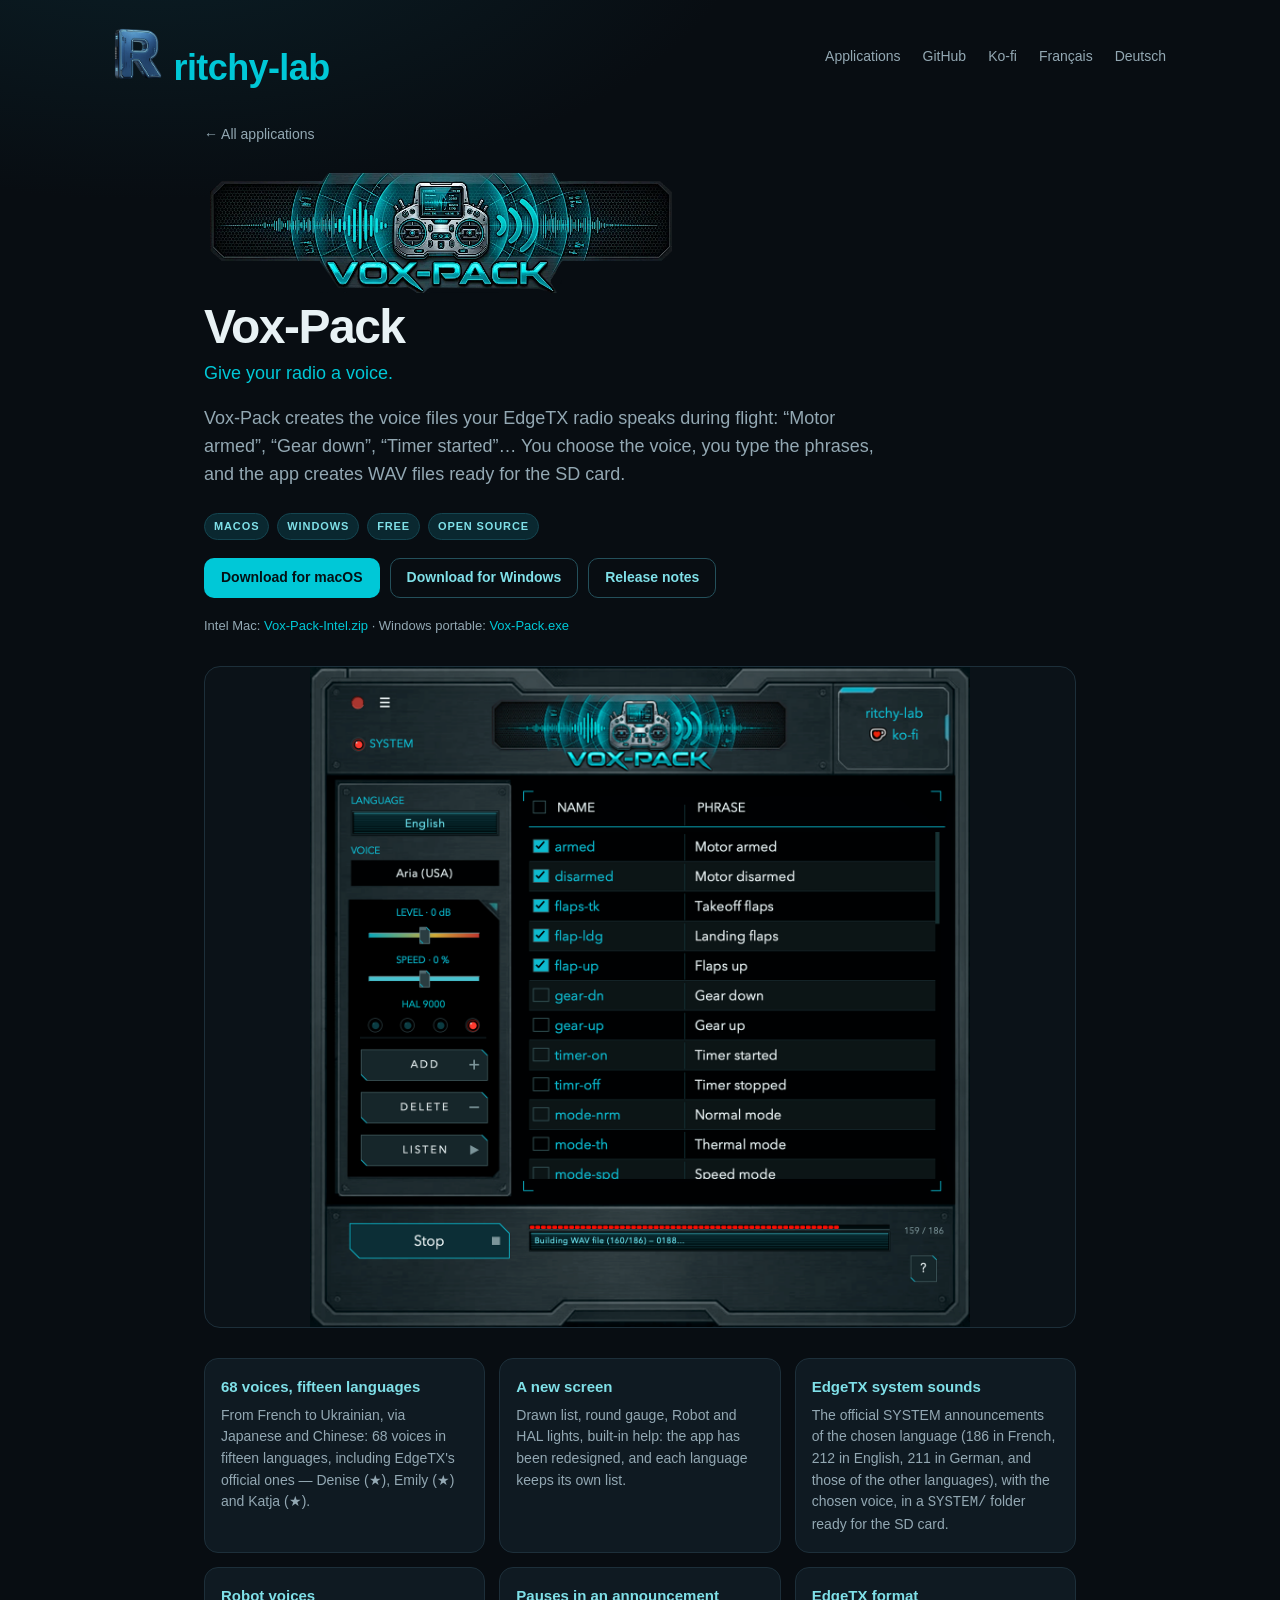
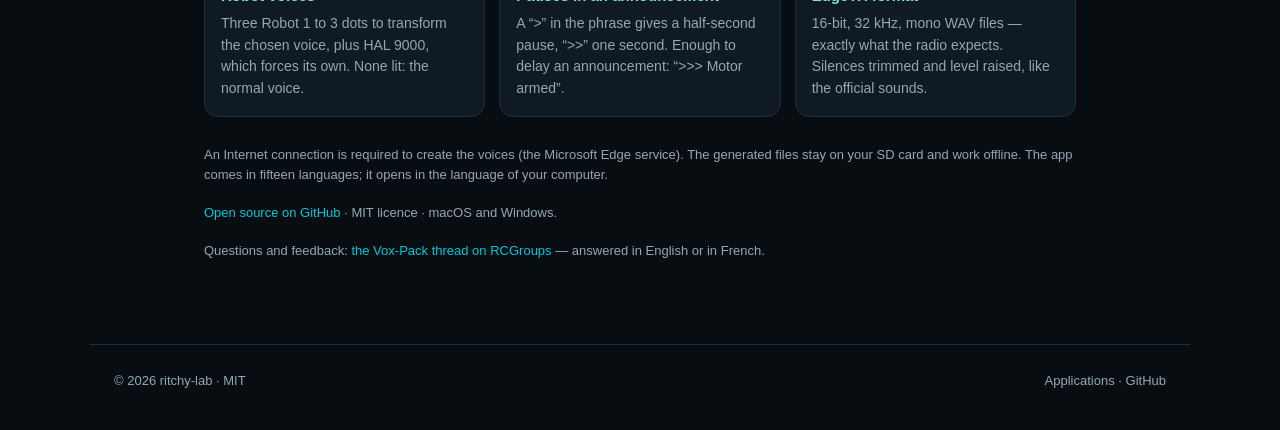
<file: vox-pack/en/index.html>
<!doctype html>
<html lang="en">
<head>
  <meta charset="utf-8">
  <meta name="viewport" content="width=device-width, initial-scale=1">
  <title>Vox-Pack — give your radio a voice</title>
  <meta name="description" content="Vox-Pack creates the voice files your EdgeTX radio speaks: 68 voices in fifteen languages, the official system sounds and robot voices. macOS and Windows, free and open source.">
  <meta name="theme-color" content="#080d12">
  <link rel="icon" href="../../favicon.png" type="image/png">
  <link rel="canonical" href="https://ritchy-lab.github.io/vox-pack/en/">
  <link rel="alternate" hreflang="fr" href="https://ritchy-lab.github.io/vox-pack/">
  <link rel="alternate" hreflang="en" href="https://ritchy-lab.github.io/vox-pack/en/">
  <link rel="alternate" hreflang="de" href="https://ritchy-lab.github.io/vox-pack/de/">
  <link rel="alternate" hreflang="x-default" href="https://ritchy-lab.github.io/vox-pack/">

  <meta property="og:type" content="website">
  <meta property="og:site_name" content="ritchy-lab">
  <meta property="og:locale" content="en_US">
  <meta property="og:title" content="Vox-Pack — give your radio a voice">
  <meta property="og:description" content="68 voices in fifteen languages, the official EdgeTX system sounds and robot voices. macOS and Windows, free and open source.">
  <meta property="og:url" content="https://ritchy-lab.github.io/vox-pack/en/">
  <meta property="og:image" content="https://ritchy-lab.github.io/assets/vox-pack-social-banner.png">
  <meta property="og:image:width" content="1280">
  <meta property="og:image:height" content="640">
  <meta name="twitter:card" content="summary_large_image">
  <meta name="twitter:title" content="Vox-Pack — give your radio a voice">
  <meta name="twitter:description" content="68 voices in fifteen languages, the official EdgeTX system sounds and robot voices. macOS and Windows.">
  <meta name="twitter:image" content="https://ritchy-lab.github.io/assets/vox-pack-social-banner.png">

  <link rel="stylesheet" href="../../style.css">
</head>
<body>

<header class="site-header">
  <a class="brand" href="../../index.html" aria-label="ritchy-lab — home">
    <img class="brand-mark" src="../../assets/ritchy-lab-mark.png" alt="">
    <span>ritchy-lab</span>
  </a>
  <nav>
    <a href="../../index.html">Applications</a>
    <a href="https://github.com/ritchy-lab/Vox-Pack" target="_blank" rel="noopener">GitHub</a>
    <a href="https://ko-fi.com/ritchy_lab" target="_blank" rel="noopener">Ko-fi</a>
    <a href="../index.html" hreflang="fr">Français</a>
    <a href="../de/index.html" hreflang="de">Deutsch</a>
  </nav>
</header>

<main class="app">
  <a class="back" href="../../index.html">← All applications</a>

  <div class="app-logo">
    <img src="../../assets/vox-pack-banner.png" alt="Vox-Pack">
  </div>

  <h1>Vox-Pack</h1>
  <p class="tagline">Give your radio a voice.</p>

  <p class="lead">
    Vox-Pack creates the voice files your EdgeTX radio speaks during flight:
    “Motor armed”, “Gear down”, “Timer started”… You choose the voice, you type
    the phrases, and the app creates WAV files ready for the SD card.
  </p>

  <div class="badges">
    <span class="badge">macOS</span>
    <span class="badge">Windows</span>
    <span class="badge">Free</span>
    <span class="badge">Open source</span>
  </div>

  <div class="actions" style="margin-top:18px">
    <a class="btn primary"
       href="https://github.com/ritchy-lab/Vox-Pack/releases/latest/download/Vox-Pack-Apple-Silicon.zip">
      Download for macOS
    </a>
    <a class="btn secondary"
       href="https://github.com/ritchy-lab/Vox-Pack/releases/latest/download/Vox-Pack-Setup.exe">
      Download for Windows
    </a>
    <a class="btn secondary"
       href="https://github.com/ritchy-lab/Vox-Pack/releases/latest"
       target="_blank" rel="noopener">
      Release notes
    </a>
  </div>

  <p class="note">
    Intel Mac: <a href="https://github.com/ritchy-lab/Vox-Pack/releases/latest/download/Vox-Pack-Intel.zip">Vox-Pack-Intel.zip</a>
    · Windows portable: <a href="https://github.com/ritchy-lab/Vox-Pack/releases/latest/download/Vox-Pack.exe">Vox-Pack.exe</a>
  </p>

  <div class="shot vox">
    <img src="../../assets/vox-pack-app-en.png"
         alt="Vox-Pack screenshot in English" loading="lazy">
  </div>

  <section class="features" aria-label="Features">
    <div class="feature">
      <h3>68 voices, fifteen languages</h3>
      <p>
        From French to Ukrainian, via Japanese and Chinese: 68 voices in
        fifteen languages, including EdgeTX's official ones — Denise (★),
        Emily (★) and Katja (★).
      </p>
    </div>
    <div class="feature">
      <h3>A new screen</h3>
      <p>
        Drawn list, round gauge, Robot and HAL lights, built-in help: the app
        has been redesigned, and each language keeps its own list.
      </p>
    </div>
    <div class="feature">
      <h3>EdgeTX system sounds</h3>
      <p>
        The official SYSTEM announcements of the chosen language (186 in
        French, 212 in English, 211 in German, and those of the other
        languages), with the chosen voice, in a <code>SYSTEM/</code> folder
        ready for the SD card.
      </p>
    </div>
    <div class="feature">
      <h3>Robot voices</h3>
      <p>
        Three Robot 1 to 3 dots to transform the chosen voice, plus HAL 9000,
        which forces its own. None lit: the normal voice.
      </p>
    </div>
    <div class="feature">
      <h3>Pauses in an announcement</h3>
      <p>
        A “&gt;” in the phrase gives a half-second pause, “&gt;&gt;” one second.
        Enough to delay an announcement: “&gt;&gt;&gt; Motor armed”.
      </p>
    </div>
    <div class="feature">
      <h3>EdgeTX format</h3>
      <p>
        16-bit, 32 kHz, mono WAV files — exactly what the radio expects.
        Silences trimmed and level raised, like the official sounds.
      </p>
    </div>
  </section>

  <p class="note">
    An Internet connection is required to create the voices (the Microsoft
    Edge service). The generated files stay on your SD card and work offline.
    The app comes in fifteen languages; it opens in the language of your
    computer.
  </p>

  <p class="note">
    <a href="https://github.com/ritchy-lab/Vox-Pack" target="_blank" rel="noopener">Open source on GitHub</a>
    · MIT licence · macOS and Windows.
  </p>

  <p class="note">
    Questions and feedback:
    <a href="https://www.rcgroups.com/forums/showthread.php?4959365" target="_blank" rel="noopener">the Vox-Pack thread on RCGroups</a>
    — answered in English or in French.
  </p>
</main>

<footer class="site-footer">
  <p>© 2026 ritchy-lab · MIT</p>
  <p>
    <a href="../../index.html">Applications</a> ·
    <a href="https://github.com/ritchy-lab" target="_blank" rel="noopener">GitHub</a>
  </p>
</footer>

</body>
</html>
</file>
<file: style.css>
:root {
  --bg: #080d12;
  --panel: #0f1a22;
  --panel2: #111f28;
  --line: #1d2f3a;
  --cyan: #00c8d7;
  --cyan2: #7fe0e8;
  --text: #e8f2f5;
  --muted: #93a8b3;
  --max: 1100px;
}

* { box-sizing: border-box; }

html { scroll-behavior: smooth; }

body {
  margin: 0;
  background:
    radial-gradient(1100px 560px at 12% -12%, #0b2028 0%, #080d12 55%) fixed,
    var(--bg);
  color: var(--text);
  font-family: -apple-system, BlinkMacSystemFont, "Segoe UI", Roboto,
    Helvetica, Arial, sans-serif;
  line-height: 1.55;
  -webkit-font-smoothing: antialiased;
}

a { color: var(--cyan); text-decoration: none; }
a:hover { color: var(--cyan2); }

img { max-width: 100%; }

/* ---------- En-tête ---------- */
.site-header {
  max-width: var(--max);
  margin: 0 auto;
  padding: 28px 24px 10px;
  display: flex;
  align-items: center;
  justify-content: space-between;
  gap: 20px;
}

.brand {
  display: inline-flex;
  align-items: baseline;
  gap: 12px;
  font-size: 36px;
  font-weight: 800;
  letter-spacing: -0.6px;
  color: var(--cyan);
}
.brand:hover { color: var(--cyan2); }

.brand-mark {
  height: 52px;
  width: auto;
  display: block;
  flex: none;
}

.brand span {
  line-height: 1;
}

nav {
  display: flex;
  gap: 22px;
  font-size: 14px;
}
nav a { color: var(--muted); }
nav a:hover { color: var(--cyan); }

/* ---------- Accueil ---------- */
main {
  max-width: var(--max);
  margin: 0 auto;
  padding: 20px 24px 70px;
}

.hero {
  padding: 54px 0 34px;
  max-width: 820px;
}

.eyebrow {
  color: var(--cyan);
  font-size: 13px;
  text-transform: uppercase;
  letter-spacing: 0.16em;
  font-weight: 700;
  margin: 0 0 12px;
}

h1 {
  font-size: clamp(34px, 5vw, 54px);
  line-height: 1.1;
  letter-spacing: -1.5px;
  margin: 0 0 18px;
}

.lead {
  font-size: 18px;
  color: var(--muted);
  max-width: 680px;
  margin: 0;
}

.grid {
  display: grid;
  grid-template-columns: repeat(auto-fit, minmax(300px, 1fr));
  gap: 20px;
  margin-top: 18px;
}

.card {
  background: linear-gradient(180deg, var(--panel2), var(--panel));
  border: 1px solid var(--line);
  border-radius: 18px;
  padding: 22px;
  display: flex;
  flex-direction: column;
  gap: 10px;
  transition: border-color 0.2s, transform 0.2s;
}
.card:hover {
  border-color: #2c5662;
  transform: translateY(-2px);
}

.card-logo {
  height: 64px;
  display: flex;
  align-items: center;
  margin-bottom: 4px;
}
.card-logo img {
  max-height: 64px;
  max-width: 100%;
  object-fit: contain;
}

.card h2 {
  font-size: 24px;
  margin: 0;
  letter-spacing: -0.4px;
}

.card p {
  color: var(--muted);
  font-size: 15px;
  margin: 0;
  flex: 1;
}

.badges {
  display: flex;
  gap: 8px;
  flex-wrap: wrap;
}

.badge {
  font-size: 11px;
  font-weight: 700;
  letter-spacing: 0.08em;
  text-transform: uppercase;
  color: var(--cyan2);
  background: #0a2830;
  border: 1px solid #144550;
  padding: 4px 9px;
  border-radius: 999px;
}

.actions {
  display: flex;
  gap: 10px;
  flex-wrap: wrap;
  margin-top: 6px;
}

.btn {
  display: inline-flex;
  align-items: center;
  justify-content: center;
  height: 40px;
  padding: 0 16px;
  border-radius: 10px;
  font-size: 14px;
  font-weight: 700;
  border: 1px solid transparent;
  transition: background 0.2s, border-color 0.2s, color 0.2s;
}
.btn.primary { background: var(--cyan); color: #041014; }
.btn.primary:hover { background: var(--cyan2); color: #041014; }
.btn.secondary {
  border-color: #24505b;
  color: var(--cyan2);
  background: transparent;
}
.btn.secondary:hover {
  border-color: var(--cyan);
  background: #0a2830;
}

.links {
  display: flex;
  gap: 18px;
  flex-wrap: wrap;
  font-size: 13px;
  margin-top: 4px;
}
.links a { color: var(--muted); }
.links a:hover { color: var(--cyan); }

/* ---------- Pages d'application ---------- */
.app {
  max-width: 920px;
  margin: 0 auto;
  padding: 10px 24px 70px;
}

.back {
  display: inline-block;
  margin: 18px 0 0;
  font-size: 14px;
  color: var(--muted);
}
.back:hover { color: var(--cyan); }

.app-logo {
  height: 120px;
  display: flex;
  align-items: center;
  margin: 26px 0 8px;
}
.app-logo img {
  max-height: 120px;
  max-width: 100%;
  object-fit: contain;
}

.app h1 {
  font-size: clamp(34px, 4.5vw, 48px);
  margin: 0 0 6px;
}

.tagline {
  color: var(--cyan);
  font-size: 18px;
  margin: 0 0 18px;
}

.app .lead { margin-bottom: 24px; }

.features {
  display: grid;
  grid-template-columns: repeat(auto-fit, minmax(240px, 1fr));
  gap: 14px;
  margin: 28px 0;
}

.feature {
  background: var(--panel);
  border: 1px solid var(--line);
  border-radius: 14px;
  padding: 16px;
}
.feature h3 {
  font-size: 15px;
  margin: 0 0 6px;
  color: var(--cyan2);
}
.feature p {
  font-size: 14px;
  color: var(--muted);
  margin: 0;
}

.shot {
  margin: 30px 0;
  border: 1px solid var(--line);
  border-radius: 16px;
  overflow: hidden;
  background: #0b1218;
  display: flex;
  justify-content: center;
}
.shot img {
  display: block;
  max-width: 100%;
  max-height: 560px;
  width: auto;
  height: auto;
}

.shot.vox img {
  max-height: 660px;
}

.note {
  color: var(--muted);
  font-size: 13px;
  margin-top: 18px;
}

/* ---------- Pied de page ---------- */
.site-footer {
  max-width: var(--max);
  margin: 0 auto;
  padding: 26px 24px 40px;
  border-top: 1px solid var(--line);
  color: var(--muted);
  font-size: 13px;
  display: flex;
  justify-content: space-between;
  gap: 14px;
  flex-wrap: wrap;
}
.site-footer p { margin: 0; }
.site-footer a { color: var(--muted); }
.site-footer a:hover { color: var(--cyan); }

@media (max-width: 640px) {
  .site-header { padding: 20px 18px 6px; }
  .brand { font-size: 28px; gap: 9px; }
  .brand-mark { height: 42px; }
  nav { gap: 14px; font-size: 13px; }
  main, .app { padding-left: 18px; padding-right: 18px; }
  .hero { padding-top: 34px; }
  .site-footer {
    padding: 22px 18px 34px;
    display: block;
  }
  .site-footer p { margin: 0 0 8px; }
}
</file>
